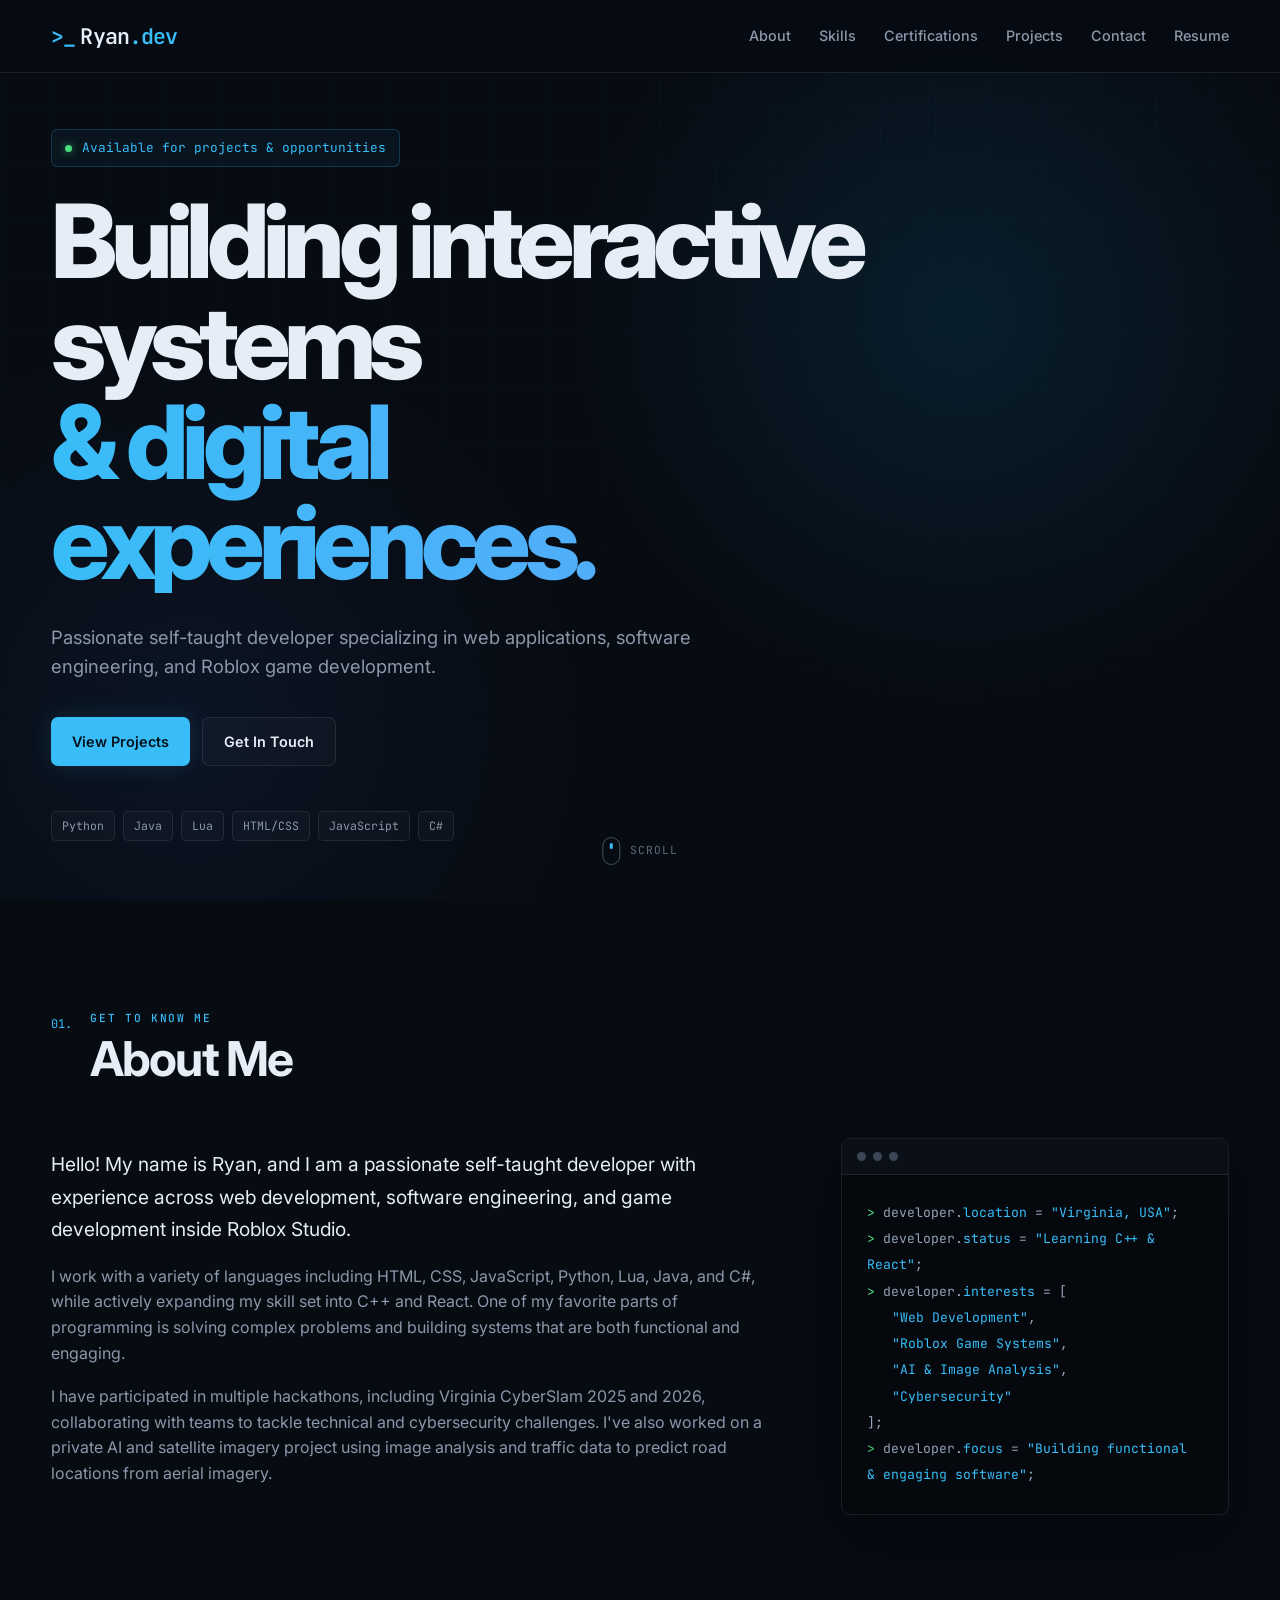
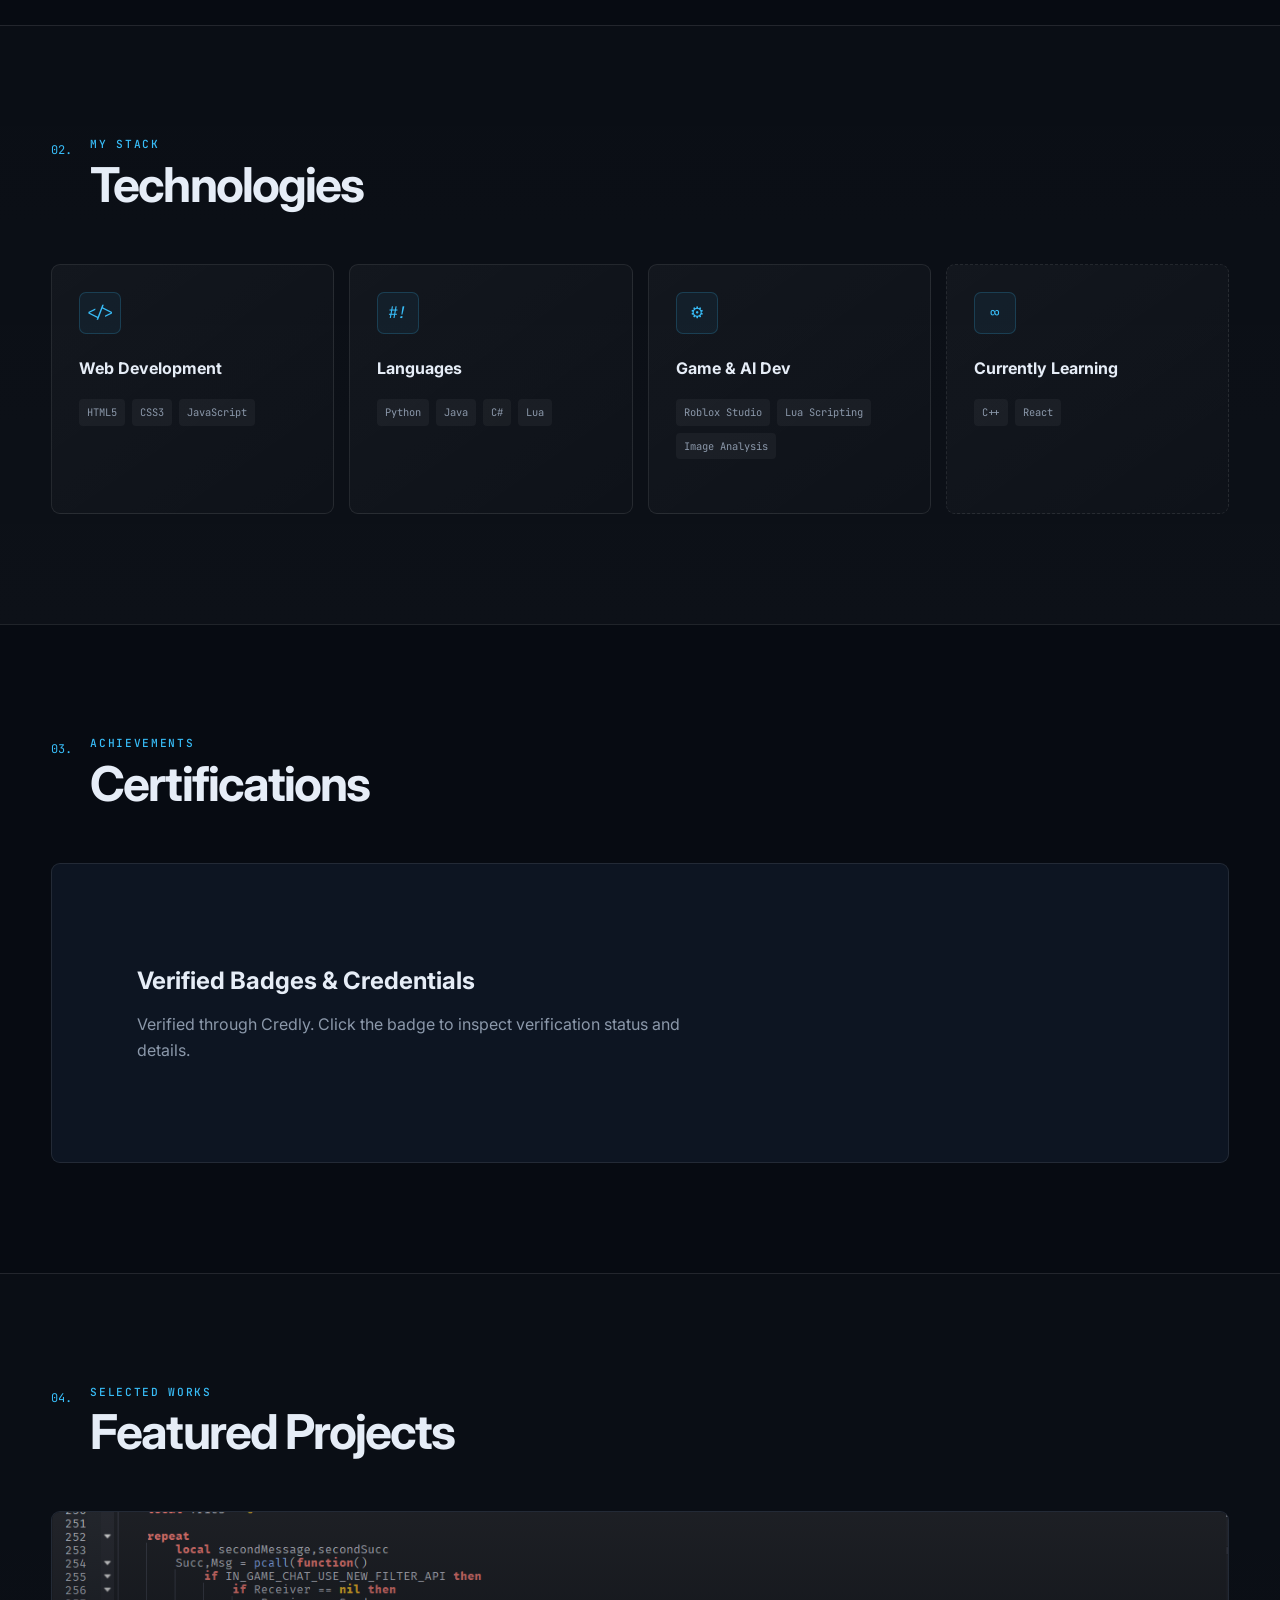
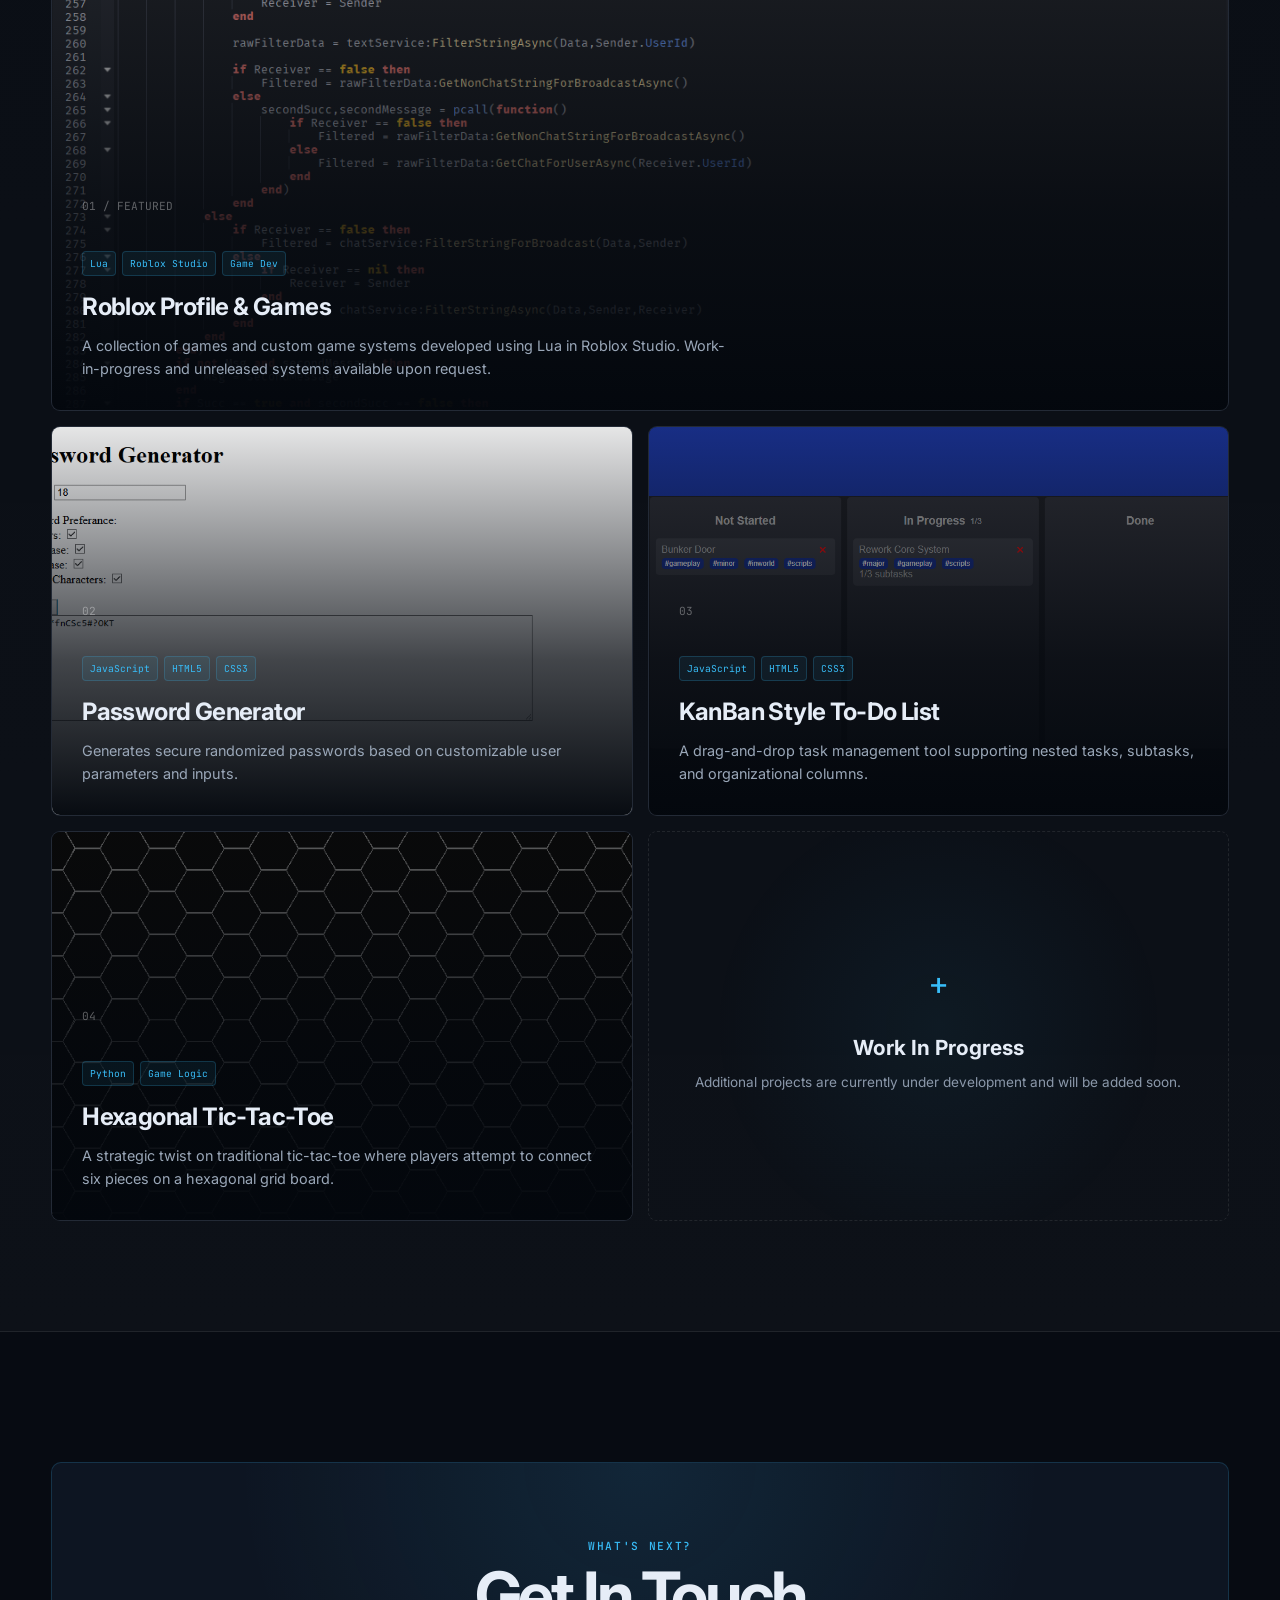
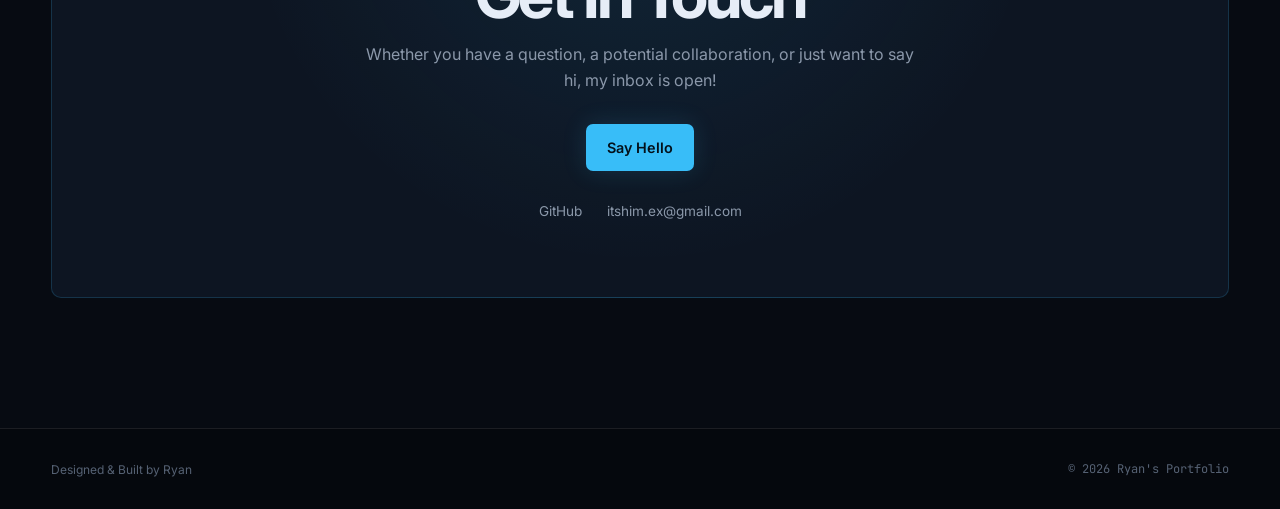
<file: index.html>
<!DOCTYPE html>
<html lang="en">

<head>
    <meta charset="UTF-8">
    <meta name="viewport" content="width=device-width, initial-scale=1.0">
    <title>Ryan's Portfolio</title>
    <link rel="stylesheet" href="assets/css/style.css">
</head>

<body>
    <!-- NAVIGATION BAR -->
    <header class="navbar">
        <div class="nav-container">
            <a href="#" class="logo">
                <span class="logo-symbol">&gt;_</span>Ryan<span class="accent">.dev</span>
            </a>
            <nav>
                <ul>
                    <li><a href="#about">About</a></li>
                    <li><a href="#skills">Skills</a></li>
                    <li><a href="#certifications">Certifications</a></li>
                    <li><a href="#portfolio">Projects</a></li>
                    <li><a href="#contacts">Contact</a></li>
                    <li><a href="./resume/index.html">Resume</a></li>
                </ul>
            </nav>
        </div>
    </header>

    <!-- HERO SECTION -->
    <section class="hero">
        <div class="hero-grid"></div>
        <div class="hero-content">
            <div class="terminal-label">
                <span class="terminal-dot"></span> Available for projects & opportunities
            </div>
            <h1>Building interactive systems <span>& digital experiences.</span></h1>
            <p class="hero-description">
                Passionate self-taught developer specializing in web applications, software engineering, and Roblox game development.
            </p>
            <div class="hero-buttons">
                <a href="#portfolio" class="button primary">View Projects</a>
                <a href="#contacts" class="button secondary">Get In Touch</a>
            </div>
            <div class="hero-tech">
                <span>Python</span>
                <span>Java</span>
                <span>Lua</span>
                <span>HTML/CSS</span>
                <span>JavaScript</span>
                <span>C#</span>
            </div>
        </div>
        <div class="scroll-indicator">
            <span></span> Scroll
        </div>
    </section>

    <main>
        <!-- ABOUT SECTION -->
        <section id="about" class="section">
            <div class="section-header">
                <span class="section-number">01.</span>
                <div>
                    <p class="section-label">GET TO KNOW ME</p>
                    <h2>About Me</h2>
                </div>
            </div>

            <div class="about-grid">
                <div class="about-main">
                    <p class="lead">
                        Hello! My name is Ryan, and I am a passionate self-taught developer with experience across web development, software engineering, and game development inside Roblox Studio.
                    </p>
                    <p>
                        I work with a variety of languages including HTML, CSS, JavaScript, Python, Lua, Java, and C#, while actively expanding my skill set into C++ and React. One of my favorite parts of programming is solving complex problems and building systems that are both functional and engaging.
                    </p>
                    <p>
                        I have participated in multiple hackathons, including Virginia CyberSlam 2025 and 2026, collaborating with teams to tackle technical and cybersecurity challenges. I've also worked on a private AI and satellite imagery project using image analysis and traffic data to predict road locations from aerial imagery.
                    </p>
                </div>

                <div class="about-terminal">
                    <div class="terminal-header">
                        <span></span>
                        <span></span>
                        <span></span>
                    </div>
                    <div class="terminal-body">
                        <div><span class="green">&gt;</span> developer.<span class="string">location</span> = <span class="string">"Virginia, USA"</span>;</div>
                        <div><span class="green">&gt;</span> developer.<span class="string">status</span> = <span class="string">"Learning C++ & React"</span>;</div>
                        <div><span class="green">&gt;</span> developer.<span class="string">interests</span> = [</div>
                        <div class="indent"><span class="string">"Web Development"</span>,</div>
                        <div class="indent"><span class="string">"Roblox Game Systems"</span>,</div>
                        <div class="indent"><span class="string">"AI & Image Analysis"</span>,</div>
                        <div class="indent"><span class="string">"Cybersecurity"</span></div>
                        <div>];</div>
                        <div><span class="green">&gt;</span> developer.<span class="string">focus</span> = <span class="string">"Building functional & engaging software"</span>;</div>
                    </div>
                </div>
            </div>
        </section>

        <!-- SKILLS / TECHNOLOGIES SECTION -->
        <section id="skills" class="section section-alt">
            <div class="section-header">
                <span class="section-number">02.</span>
                <div>
                    <p class="section-label">MY STACK</p>
                    <h2>Technologies</h2>
                </div>
            </div>

            <div class="skills-grid">
                <div class="skill-card">
                    <div class="skill-icon">&lt;/&gt;</div>
                    <h3>Web Development</h3>
                    <div class="skill-list">
                        <span>HTML5</span>
                        <span>CSS3</span>
                        <span>JavaScript</span>
                    </div>
                </div>

                <div class="skill-card">
                    <div class="skill-icon">#!</div>
                    <h3>Languages</h3>
                    <div class="skill-list">
                        <span>Python</span>
                        <span>Java</span>
                        <span>C#</span>
                        <span>Lua</span>
                    </div>
                </div>

                <div class="skill-card">
                    <div class="skill-icon">&#9881;</div>
                    <h3>Game & AI Dev</h3>
                    <div class="skill-list">
                        <span>Roblox Studio</span>
                        <span>Lua Scripting</span>
                        <span>Image Analysis</span>
                    </div>
                </div>

                <div class="skill-card learning-card">
                    <div class="skill-icon">&infin;</div>
                    <h3>Currently Learning</h3>
                    <div class="skill-list">
                        <span>C++</span>
                        <span>React</span>
                    </div>
                </div>
            </div>
        </section>

        <!-- CERTIFICATIONS SECTION -->
        <section id="certifications" class="section">
            <div class="section-header">
                <span class="section-number">03.</span>
                <div>
                    <p class="section-label">ACHIEVEMENTS</p>
                    <h2>Certifications</h2>
                </div>
            </div>

            <div class="certification-container">
                <div data-iframe-width="150" data-iframe-height="270"
                    data-share-badge-id="5fc6f3e3-802c-4afe-8d80-ba829c3019bc"
                    data-share-badge-host="https://www.credly.com">
                </div>
                <div class="certification-text">
                    <h3>Verified Badges & Credentials</h3>
                    <p>Verified through Credly. Click the badge to inspect verification status and details.</p>
                </div>
            </div>
        </section>

        <!-- PORTFOLIO / PROJECTS SECTION -->
        <section id="portfolio" class="section section-alt">
            <div class="section-header">
                <span class="section-number">04.</span>
                <div>
                    <p class="section-label">SELECTED WORKS</p>
                    <h2>Featured Projects</h2>
                </div>
            </div>

            <div class="project-grid">
                <!-- Roblox Profile Card (Featured Large Card) -->
                <a href="https://www.roblox.com/users/1444174909/profile#!#creations" target="_blank" class="project-card project-large">
                    <div class="project-image imgLua"></div>
                    <div class="project-overlay"></div>
                    <div class="project-content">
                        <div class="project-number">01 / FEATURED</div>
                        <div class="project-tags">
                            <span>Lua</span>
                            <span>Roblox Studio</span>
                            <span>Game Dev</span>
                        </div>
                        <h3>Roblox Profile & Games</h3>
                        <p>A collection of games and custom game systems developed using Lua in Roblox Studio. Work-in-progress and unreleased systems available upon request.</p>
                    </div>
                </a>

                <!-- Password Generator -->
                <a href="https://rycunn904.github.io/password_generator/" target="_blank" class="project-card">
                    <div class="project-image imgPsWrd"></div>
                    <div class="project-overlay"></div>
                    <div class="project-content">
                        <div class="project-number">02</div>
                        <div class="project-tags">
                            <span>JavaScript</span>
                            <span>HTML5</span>
                            <span>CSS3</span>
                        </div>
                        <h3>Password Generator</h3>
                        <p>Generates secure randomized passwords based on customizable user parameters and inputs.</p>
                    </div>
                </a>

                <!-- KanBan Board -->
                <a href="https://rycunn904.github.io/kanban/" target="_blank" class="project-card">
                    <div class="project-image imgKanban"></div>
                    <div class="project-overlay"></div>
                    <div class="project-content">
                        <div class="project-number">03</div>
                        <div class="project-tags">
                            <span>JavaScript</span>
                            <span>HTML5</span>
                            <span>CSS3</span>
                        </div>
                        <h3>KanBan Style To-Do List</h3>
                        <p>A drag-and-drop task management tool supporting nested tasks, subtasks, and organizational columns.</p>
                    </div>
                </a>

                <!-- Hexagonal Tic Tac Toe -->
                <a href="https://github.com/Rycunn904/hexagonal-tic-tac-toe" target="_blank" class="project-card">
                    <div class="project-image imgHTTT"></div>
                    <div class="project-overlay"></div>
                    <div class="project-content">
                        <div class="project-number">04</div>
                        <div class="project-tags">
                            <span>Python</span>
                            <span>Game Logic</span>
                        </div>
                        <h3>Hexagonal Tic-Tac-Toe</h3>
                        <p>A strategic twist on traditional tic-tac-toe where players attempt to connect six pieces on a hexagonal grid board.</p>
                    </div>
                </a>

                <!-- Work In Progress -->
                <div class="project-card wip">
                    <div class="wip-content">
                        <span class="wip-icon">&plus;</span>
                        <h3>Work In Progress</h3>
                        <p>Additional projects are currently under development and will be added soon.</p>
                    </div>
                </div>
            </div>
        </section>

        <!-- CONTACT SECTION -->
        <section id="contacts" class="section contact-section">
            <div class="contact-box">
                <p class="section-label">WHAT'S NEXT?</p>
                <h2>Get In Touch</h2>
                <p>
                    Whether you have a question, a potential collaboration, or just want to say hi, my inbox is open!
                </p>
                <a href="mailto:itshim.ex@gmail.com" class="button primary">Say Hello</a>
                <div class="contact-links">
                    <a href="https://github.com/Rycunn904" target="_blank">GitHub</a>
                    <a href="mailto:itshim.ex@gmail.com">itshim.ex@gmail.com</a>
                </div>
            </div>
        </section>
    </main>

    <!-- FOOTER -->
    <footer>
        <div class="footer-container">
            <div>Designed & Built by Ryan</div>
            <div class="footer-code">&copy; 2026 Ryan's Portfolio</div>
        </div>
    </footer>

    <script type="text/javascript" async src="//cdn.credly.com/assets/utilities/embed.js"></script>
</body>

</html>
</file>
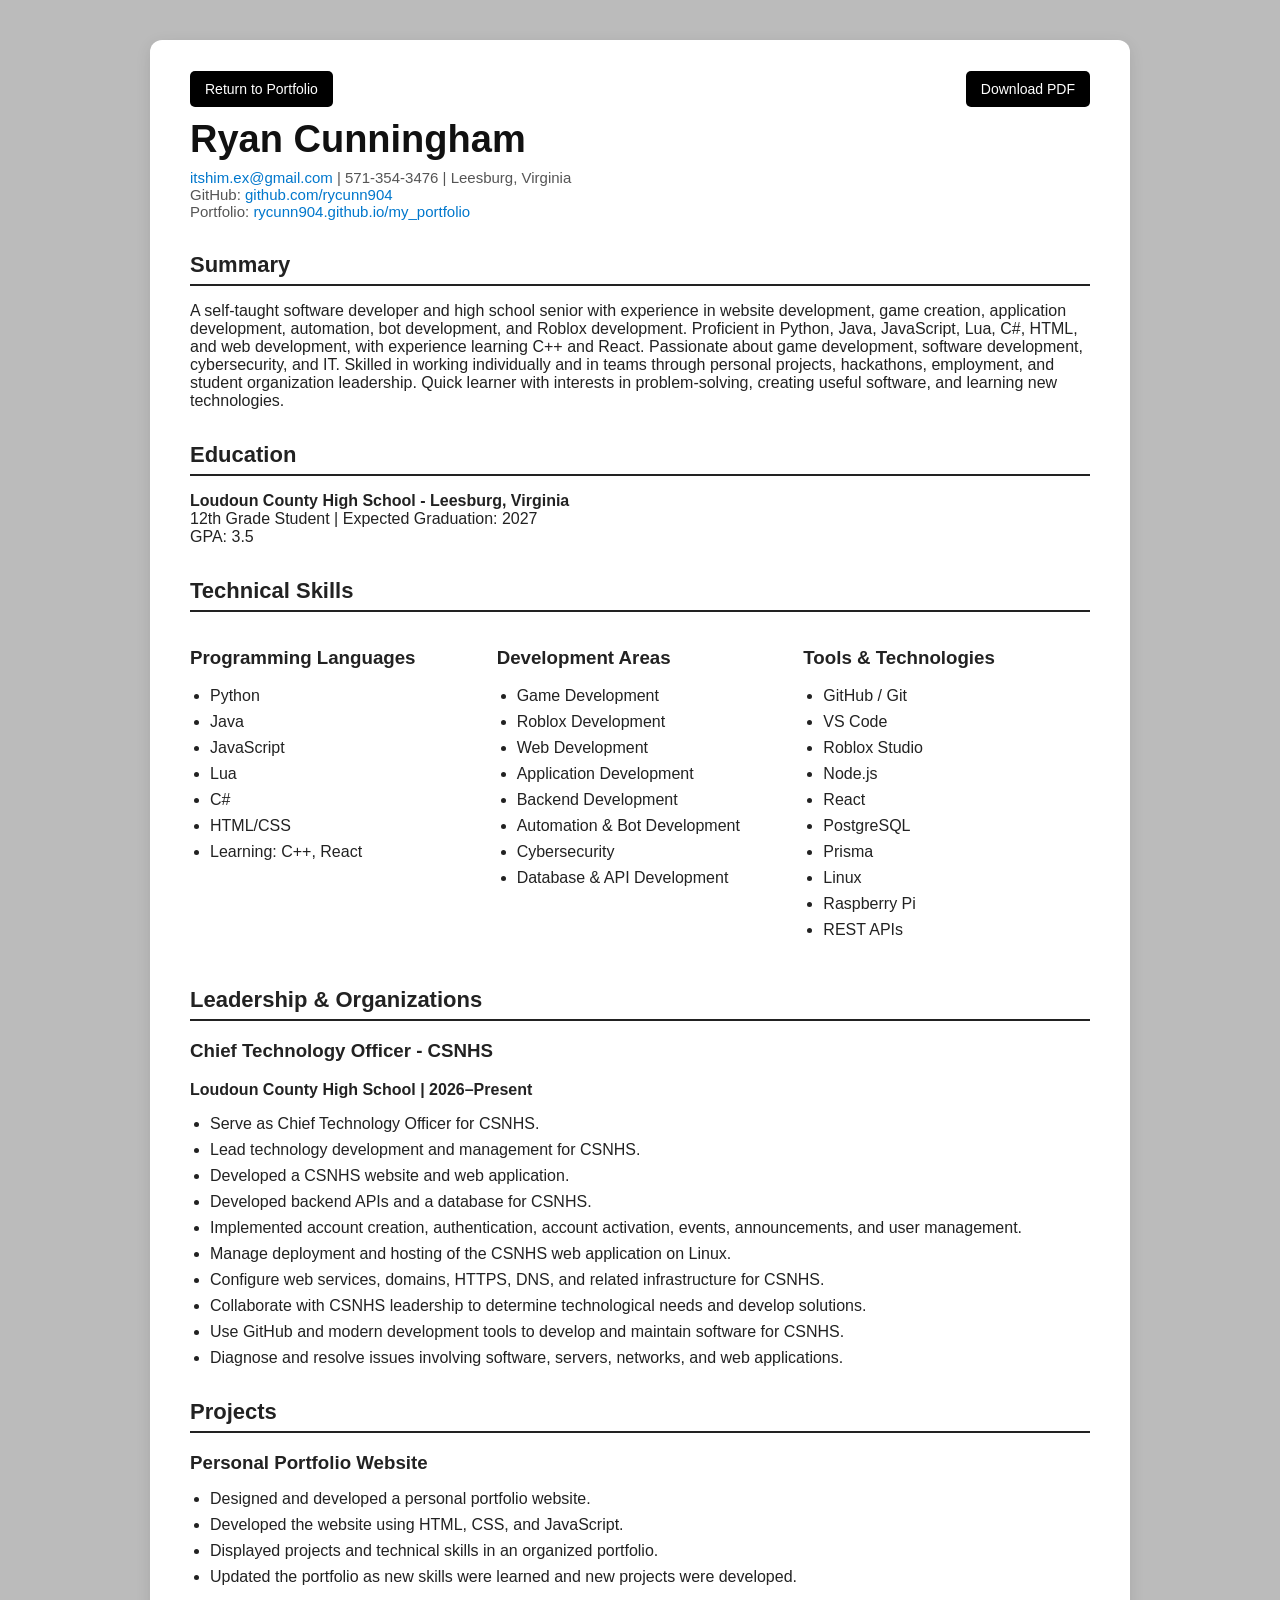
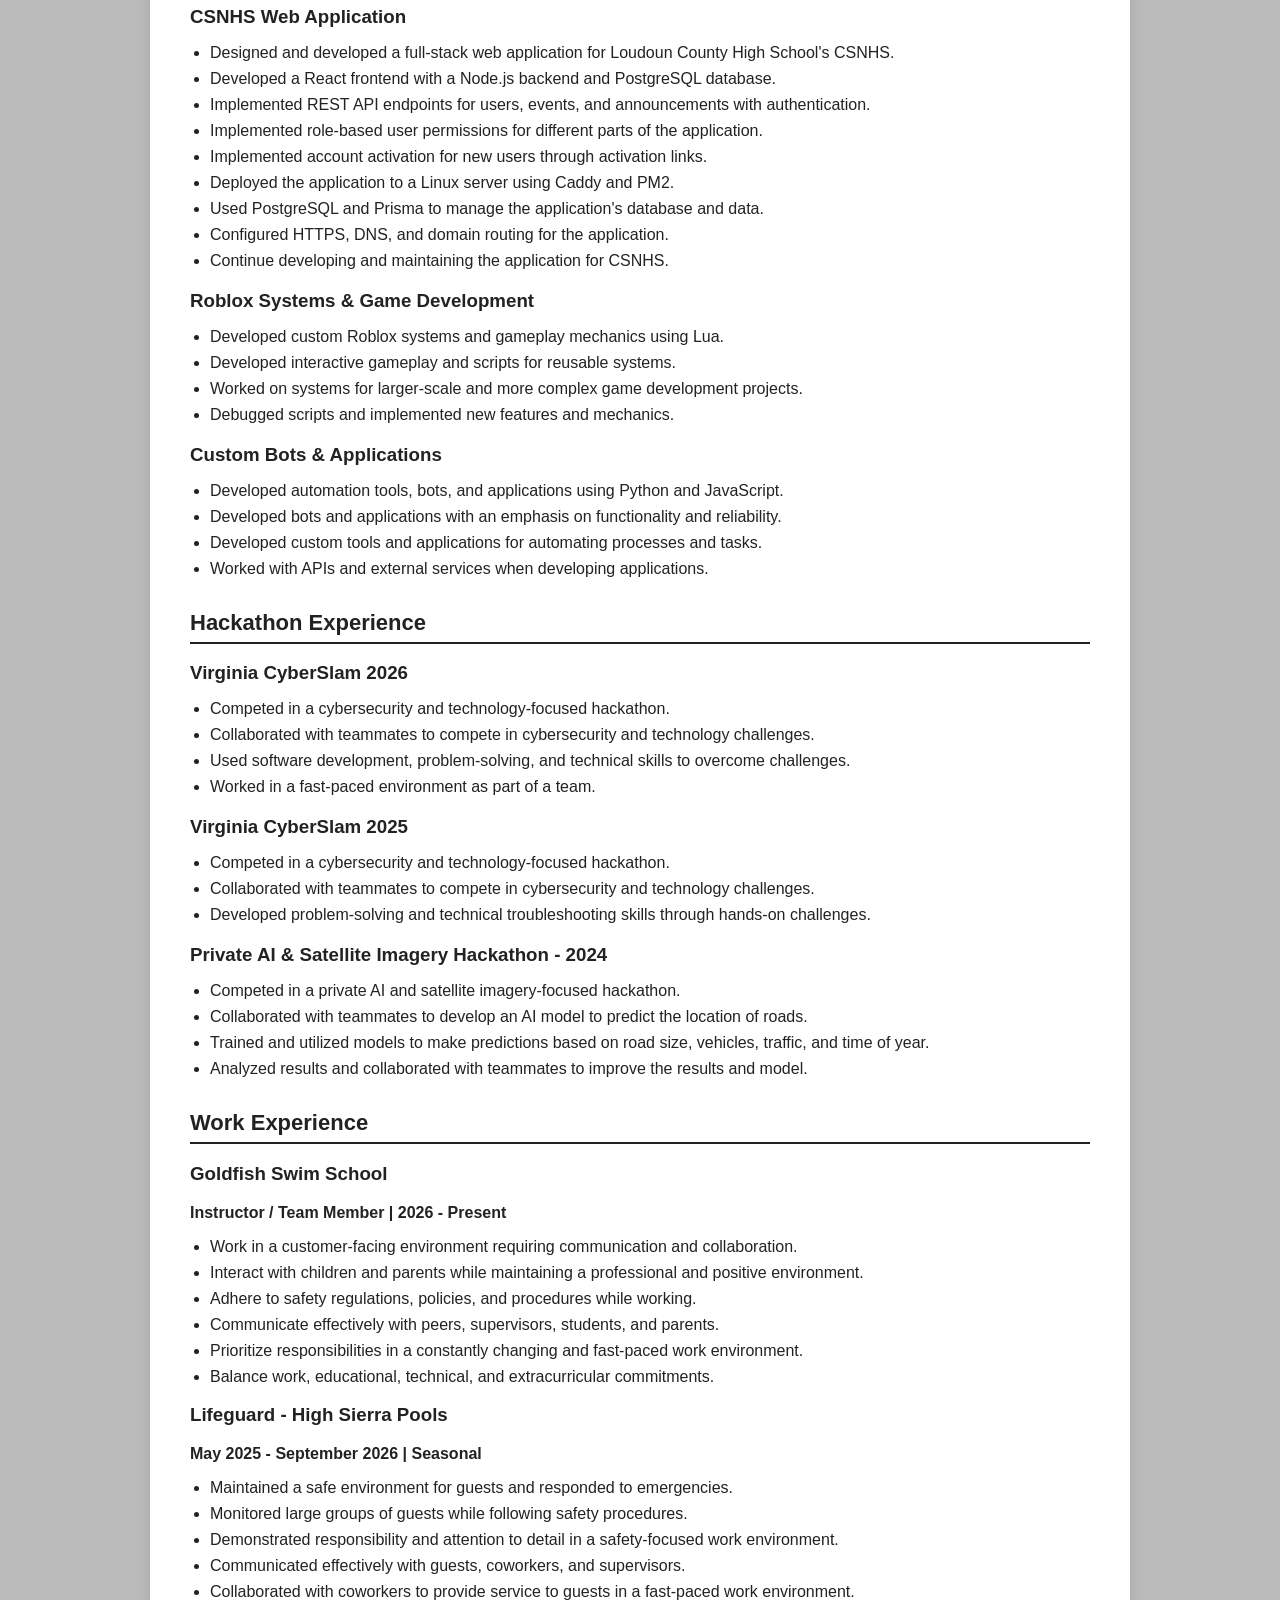
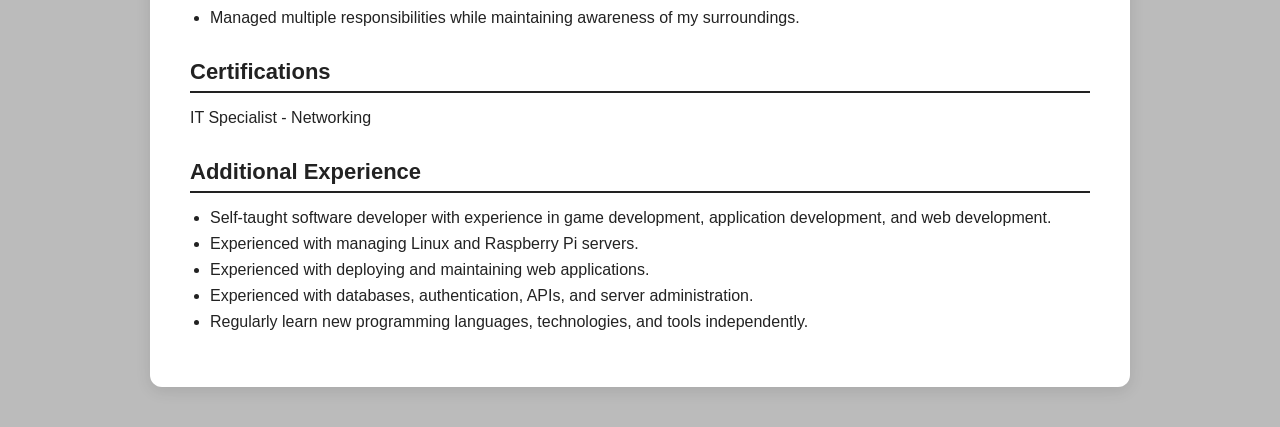
<file: resume/index.html>
<!DOCTYPE html>
<html lang="en">

<head>
    <meta charset="UTF-8">
    <meta name="viewport" content="width=device-width, initial-scale=1.0">
    <title>Ryan Cunningham - Resume</title>

    <link rel="stylesheet" href="../assets/css/resume.css">
</head>

<body>

    <div class="resume">

        <div id="return">
            <a href="../index.html">Return to Portfolio</a>
        </div>

        <div id="download">
            <a href="../assets/Ryan_Cunningham_Resume.pdf" download>Download PDF</a>
        </div>

        <h1>Ryan Cunningham</h1>

        <div class="contact">
            <a href="mailto:itshim.ex@gmail.com">itshim.ex@gmail.com</a> |
            571-354-3476 |
            Leesburg, Virginia
            <br>
            GitHub:
            <a href="https://github.com/rycunn904" target="_blank">
                github.com/rycunn904
            </a>
            <br>
            Portfolio:
            <a href="https://rycunn904.github.io/my_portfolio/" target="_blank">
                rycunn904.github.io/my_portfolio
            </a>
        </div>


        <!-- SUMMARY -->
        <div class="section">
            <h2>Summary</h2>

            <p>
                A self-taught software developer and high school senior with experience
                in website development, game creation, application development,
                automation, bot development, and Roblox development. Proficient in
                Python, Java, JavaScript, Lua, C#, HTML, and web development, with
                experience learning C++ and React. Passionate about game development,
                software development, cybersecurity, and IT. Skilled in working
                individually and in teams through personal projects, hackathons,
                employment, and student organization leadership. Quick learner with
                interests in problem-solving, creating useful software, and learning
                new technologies.
            </p>
        </div>


        <!-- EDUCATION -->
        <div class="section">
            <h2>Education</h2>

            <p>
                <strong>Loudoun County High School - Leesburg, Virginia</strong><br>
                12th Grade Student | Expected Graduation: 2027<br>
                GPA: 3.5
            </p>
        </div>


        <!-- TECHNICAL SKILLS -->
        <div class="section">
            <h2>Technical Skills</h2>

            <div class="skills-grid">

                <div>
                    <h3>Programming Languages</h3>

                    <ul>
                        <li>Python</li>
                        <li>Java</li>
                        <li>JavaScript</li>
                        <li>Lua</li>
                        <li>C#</li>
                        <li>HTML/CSS</li>
                        <li>Learning: C++, React</li>
                    </ul>
                </div>


                <div>
                    <h3>Development Areas</h3>

                    <ul>
                        <li>Game Development</li>
                        <li>Roblox Development</li>
                        <li>Web Development</li>
                        <li>Application Development</li>
                        <li>Backend Development</li>
                        <li>Automation &amp; Bot Development</li>
                        <li>Cybersecurity</li>
                        <li>Database &amp; API Development</li>
                    </ul>
                </div>


                <div>
                    <h3>Tools &amp; Technologies</h3>

                    <ul>
                        <li>GitHub / Git</li>
                        <li>VS Code</li>
                        <li>Roblox Studio</li>
                        <li>Node.js</li>
                        <li>React</li>
                        <li>PostgreSQL</li>
                        <li>Prisma</li>
                        <li>Linux</li>
                        <li>Raspberry Pi</li>
                        <li>REST APIs</li>
                    </ul>
                </div>

            </div>
        </div>


        <!-- LEADERSHIP -->
        <div class="section">
            <h2>Leadership &amp; Organizations</h2>

            <div class="experience">

                <h3>Chief Technology Officer - CSNHS</h3>

                <p>
                    <strong>
                        Loudoun County High School | 2026–Present
                    </strong>
                </p>

                <ul>
                    <li>Serve as Chief Technology Officer for CSNHS.</li>

                    <li>
                        Lead technology development and management for CSNHS.
                    </li>

                    <li>
                        Developed a CSNHS website and web application.
                    </li>

                    <li>
                        Developed backend APIs and a database for CSNHS.
                    </li>

                    <li>
                        Implemented account creation, authentication, account
                        activation, events, announcements, and user management.
                    </li>

                    <li>
                        Manage deployment and hosting of the CSNHS web application
                        on Linux.
                    </li>

                    <li>
                        Configure web services, domains, HTTPS, DNS, and related
                        infrastructure for CSNHS.
                    </li>

                    <li>
                        Collaborate with CSNHS leadership to determine technological
                        needs and develop solutions.
                    </li>

                    <li>
                        Use GitHub and modern development tools to develop and
                        maintain software for CSNHS.
                    </li>

                    <li>
                        Diagnose and resolve issues involving software, servers,
                        networks, and web applications.
                    </li>
                </ul>

            </div>
        </div>


        <!-- PROJECTS -->
        <div class="section">
            <h2>Projects</h2>


            <div class="project">

                <h3>Personal Portfolio Website</h3>

                <ul>
                    <li>
                        Designed and developed a personal portfolio website.
                    </li>

                    <li>
                        Developed the website using HTML, CSS, and JavaScript.
                    </li>

                    <li>
                        Displayed projects and technical skills in an organized
                        portfolio.
                    </li>

                    <li>
                        Updated the portfolio as new skills were learned and new
                        projects were developed.
                    </li>
                </ul>

            </div>


            <div class="project">

                <h3>CSNHS Web Application</h3>

                <ul>
                    <li>
                        Designed and developed a full-stack web application for
                        Loudoun County High School's CSNHS.
                    </li>

                    <li>
                        Developed a React frontend with a Node.js backend and
                        PostgreSQL database.
                    </li>

                    <li>
                        Implemented REST API endpoints for users, events, and
                        announcements with authentication.
                    </li>

                    <li>
                        Implemented role-based user permissions for different
                        parts of the application.
                    </li>

                    <li>
                        Implemented account activation for new users through
                        activation links.
                    </li>

                    <li>
                        Deployed the application to a Linux server using Caddy
                        and PM2.
                    </li>

                    <li>
                        Used PostgreSQL and Prisma to manage the application's
                        database and data.
                    </li>

                    <li>
                        Configured HTTPS, DNS, and domain routing for the
                        application.
                    </li>

                    <li>
                        Continue developing and maintaining the application
                        for CSNHS.
                    </li>
                </ul>

            </div>


            <div class="project">

                <h3>Roblox Systems &amp; Game Development</h3>

                <ul>
                    <li>
                        Developed custom Roblox systems and gameplay mechanics
                        using Lua.
                    </li>

                    <li>
                        Developed interactive gameplay and scripts for reusable
                        systems.
                    </li>

                    <li>
                        Worked on systems for larger-scale and more complex
                        game development projects.
                    </li>

                    <li>
                        Debugged scripts and implemented new features and
                        mechanics.
                    </li>
                </ul>

            </div>


            <div class="project">

                <h3>Custom Bots &amp; Applications</h3>

                <ul>
                    <li>
                        Developed automation tools, bots, and applications
                        using Python and JavaScript.
                    </li>

                    <li>
                        Developed bots and applications with an emphasis on
                        functionality and reliability.
                    </li>

                    <li>
                        Developed custom tools and applications for automating
                        processes and tasks.
                    </li>

                    <li>
                        Worked with APIs and external services when developing
                        applications.
                    </li>
                </ul>

            </div>

        </div>


        <!-- HACKATHONS -->
        <div class="section">
            <h2>Hackathon Experience</h2>


            <div class="project">

                <h3>Virginia CyberSlam 2026</h3>

                <ul>
                    <li>
                        Competed in a cybersecurity and technology-focused
                        hackathon.
                    </li>

                    <li>
                        Collaborated with teammates to compete in cybersecurity
                        and technology challenges.
                    </li>

                    <li>
                        Used software development, problem-solving, and
                        technical skills to overcome challenges.
                    </li>

                    <li>
                        Worked in a fast-paced environment as part of a team.
                    </li>
                </ul>

            </div>


            <div class="project">

                <h3>Virginia CyberSlam 2025</h3>

                <ul>
                    <li>
                        Competed in a cybersecurity and technology-focused
                        hackathon.
                    </li>

                    <li>
                        Collaborated with teammates to compete in cybersecurity
                        and technology challenges.
                    </li>

                    <li>
                        Developed problem-solving and technical troubleshooting
                        skills through hands-on challenges.
                    </li>
                </ul>

            </div>


            <div class="project">

                <h3>Private AI &amp; Satellite Imagery Hackathon - 2024</h3>

                <ul>
                    <li>
                        Competed in a private AI and satellite imagery-focused
                        hackathon.
                    </li>

                    <li>
                        Collaborated with teammates to develop an AI model to
                        predict the location of roads.
                    </li>

                    <li>
                        Trained and utilized models to make predictions based
                        on road size, vehicles, traffic, and time of year.
                    </li>

                    <li>
                        Analyzed results and collaborated with teammates to
                        improve the results and model.
                    </li>
                </ul>

            </div>

        </div>


        <!-- WORK EXPERIENCE -->
        <div class="section">
            <h2>Work Experience</h2>


            <div class="experience">

                <h3>Goldfish Swim School</h3>

                <p>
                    <strong>
                        Instructor / Team Member | 2026 - Present
                    </strong>
                </p>

                <ul>
                    <li>
                        Work in a customer-facing environment requiring
                        communication and collaboration.
                    </li>

                    <li>
                        Interact with children and parents while maintaining
                        a professional and positive environment.
                    </li>

                    <li>
                        Adhere to safety regulations, policies, and procedures
                        while working.
                    </li>

                    <li>
                        Communicate effectively with peers, supervisors,
                        students, and parents.
                    </li>

                    <li>
                        Prioritize responsibilities in a constantly changing
                        and fast-paced work environment.
                    </li>

                    <li>
                        Balance work, educational, technical, and extracurricular
                        commitments.
                    </li>
                </ul>

            </div>


            <div class="experience">

                <h3>Lifeguard - High Sierra Pools</h3>

                <p>
                    <strong>
                        May 2025 - September 2026 | Seasonal
                    </strong>
                </p>

                <ul>
                    <li>
                        Maintained a safe environment for guests and responded
                        to emergencies.
                    </li>

                    <li>
                        Monitored large groups of guests while following safety
                        procedures.
                    </li>

                    <li>
                        Demonstrated responsibility and attention to detail in
                        a safety-focused work environment.
                    </li>

                    <li>
                        Communicated effectively with guests, coworkers, and
                        supervisors.
                    </li>

                    <li>
                        Collaborated with coworkers to provide service to guests
                        in a fast-paced work environment.
                    </li>

                    <li>
                        Managed multiple responsibilities while maintaining
                        awareness of my surroundings.
                    </li>
                </ul>

            </div>

        </div>


        <!-- CERTIFICATIONS -->
        <div class="section">

            <h2>Certifications</h2>

            <p>
                IT Specialist - Networking
            </p>

        </div>


        <!-- ADDITIONAL EXPERIENCE -->
        <div class="section">

            <h2>Additional Experience</h2>

            <ul>
                <li>
                    Self-taught software developer with experience in game
                    development, application development, and web development.
                </li>

                <li>
                    Experienced with managing Linux and Raspberry Pi servers.
                </li>

                <li>
                    Experienced with deploying and maintaining web applications.
                </li>

                <li>
                    Experienced with databases, authentication, APIs, and
                    server administration.
                </li>

                <li>
                    Regularly learn new programming languages, technologies,
                    and tools independently.
                </li>
            </ul>

        </div>

    </div>

</body>

</html>
</file>
<file: assets/css/style.css>
@import url('https://fonts.googleapis.com/css2?family=Inter:wght@400;500;600;700;800&family=JetBrains+Mono:wght@400;500;600&display=swap');


/* =========================================================
   RESET
========================================================= */

* {
    box-sizing: border-box;
    margin: 0;
    padding: 0;
}

html {
    scroll-behavior: smooth;
}

body {
    background: #070b12;
    color: #e6edf7;
    font-family: "Inter", Arial, sans-serif;
    line-height: 1.6;
}

a {
    color: inherit;
    text-decoration: none;
}

img {
    max-width: 100%;
}


/* =========================================================
   VARIABLES
========================================================= */

:root {
    --background: #070b12;
    --background-light: #0b111b;
    --card: #0d1522;
    --card-hover: #111c2b;

    --border: rgba(255, 255, 255, 0.09);

    --text: #e6edf7;
    --muted: #8b98aa;

    --accent: #38bdf8;
    --accent-dark: #0284c7;

    --green: #4ade80;

    --max-width: 1200px;
}


/* =========================================================
   NAVIGATION
========================================================= */

.navbar {
    position: fixed;
    top: 0;
    left: 0;

    width: 100%;

    z-index: 1000;

    background: rgba(7, 11, 18, 0.78);

    border-bottom: 1px solid var(--border);

    backdrop-filter: blur(14px);
}

.nav-container {
    width: min(92%, var(--max-width));

    margin: auto;

    min-height: 72px;

    display: flex;
    align-items: center;
    justify-content: space-between;
}

.logo {
    font-family: "JetBrains Mono", monospace;

    font-size: 1.35rem;
    font-weight: 600;

    letter-spacing: -0.04em;
}

.logo-symbol {
    color: var(--accent);
    margin-right: 5px;
}

.accent {
    color: var(--accent);
}

nav ul {
    display: flex;
    align-items: center;
    gap: 28px;

    list-style: none;
}

nav a {
    color: var(--muted);

    font-size: 0.9rem;
    font-weight: 500;

    transition:
        color 0.2s ease,
        text-shadow 0.2s ease;
}

nav a:hover {
    color: var(--accent);

    text-shadow:
        0 0 12px rgba(56, 189, 248, 0.45);
}


/* =========================================================
   HERO
========================================================= */

.hero {
    position: relative;

    min-height: 100vh;

    display: flex;
    align-items: center;

    overflow: hidden;

    background:
        radial-gradient(
            circle at 75% 35%,
            rgba(14, 165, 233, 0.12),
            transparent 35%
        ),
        radial-gradient(
            circle at 15% 80%,
            rgba(59, 130, 246, 0.08),
            transparent 30%
        ),
        var(--background);
}

.hero-grid {
    position: absolute;
    inset: 0;

    background-image:
        linear-gradient(
            rgba(56, 189, 248, 0.035) 1px,
            transparent 1px
        ),
        linear-gradient(
            90deg,
            rgba(56, 189, 248, 0.035) 1px,
            transparent 1px
        );

    background-size: 55px 55px;

    mask-image:
        linear-gradient(
            to bottom,
            black 0%,
            transparent 85%
        );
}

.hero-content {
    position: relative;

    width: min(92%, var(--max-width));

    margin: auto;

    padding-top: 70px;
}

.terminal-label {
    display: inline-flex;
    align-items: center;
    gap: 10px;

    margin-bottom: 24px;

    padding: 8px 13px;

    border: 1px solid rgba(56, 189, 248, 0.2);

    border-radius: 6px;

    background: rgba(56, 189, 248, 0.05);

    color: var(--accent);

    font-family: "JetBrains Mono", monospace;
    font-size: 0.8rem;
}

.terminal-dot {
    width: 7px;
    height: 7px;

    border-radius: 50%;

    background: var(--green);

    box-shadow:
        0 0 10px rgba(74, 222, 128, 0.7);
}

.hero h1 {
    max-width: 850px;

    font-size: clamp(3.5rem, 8vw, 7rem);

    line-height: 0.98;

    letter-spacing: -0.065em;

    font-weight: 800;
}

.hero h1 span {
    display: block;

    color: transparent;

    background:
        linear-gradient(
            90deg,
            #38bdf8,
            #60a5fa
        );

    background-clip: text;
    -webkit-background-clip: text;
}

.hero-description {
    max-width: 650px;

    margin-top: 30px;

    color: var(--muted);

    font-size: 1.15rem;
}

.hero-buttons {
    display: flex;
    gap: 12px;

    margin-top: 35px;
}

.button {
    display: inline-flex;

    align-items: center;
    justify-content: center;

    padding: 12px 21px;

    border-radius: 7px;

    font-size: 0.9rem;
    font-weight: 600;

    transition:
        transform 0.2s ease,
        box-shadow 0.2s ease,
        background 0.2s ease;
}

.button:hover {
    transform: translateY(-2px);
}

.button.primary {
    background: var(--accent);
    color: #03111b;

    box-shadow:
        0 0 25px rgba(56, 189, 248, 0.15);
}

.button.primary:hover {
    box-shadow:
        0 0 35px rgba(56, 189, 248, 0.3);
}

.button.secondary {
    border: 1px solid var(--border);

    background: rgba(255, 255, 255, 0.025);

    color: var(--text);
}

.button.secondary:hover {
    border-color: rgba(56, 189, 248, 0.4);
}

.hero-tech {
    display: flex;
    flex-wrap: wrap;

    gap: 8px;

    margin-top: 45px;
}

.hero-tech span {
    padding: 5px 10px;

    border: 1px solid var(--border);

    border-radius: 5px;

    background: rgba(255, 255, 255, 0.025);

    color: var(--muted);

    font-family: "JetBrains Mono", monospace;
    font-size: 0.72rem;
}

.scroll-indicator {
    position: absolute;

    bottom: 35px;
    left: 50%;

    transform: translateX(-50%);

    display: flex;
    align-items: center;
    gap: 10px;

    color: #5f6b7c;

    font-family: "JetBrains Mono", monospace;
    font-size: 0.7rem;

    text-transform: uppercase;
    letter-spacing: 0.08em;
}

.scroll-indicator span {
    width: 18px;
    height: 28px;

    border: 1px solid #445064;

    border-radius: 20px;

    position: relative;
}

.scroll-indicator span::after {
    content: "";

    position: absolute;

    width: 3px;
    height: 6px;

    top: 5px;
    left: 50%;

    transform: translateX(-50%);

    border-radius: 5px;

    background: var(--accent);
}


/* =========================================================
   SECTIONS
========================================================= */

.section {
    width: min(92%, var(--max-width));

    margin: auto;

    padding: 110px 0;
}

.section-alt {
    width: 100%;

    padding-left: max(4%, calc((100% - var(--max-width)) / 2));
    padding-right: max(4%, calc((100% - var(--max-width)) / 2));

    background:
        linear-gradient(
            180deg,
            rgba(255, 255, 255, 0.012),
            rgba(255, 255, 255, 0.025)
        );

    border-top: 1px solid var(--border);
    border-bottom: 1px solid var(--border);
}

.section-header {
    display: flex;
    align-items: flex-start;

    gap: 18px;

    margin-bottom: 55px;
}

.section-number {
    padding-top: 5px;

    color: var(--accent);

    font-family: "JetBrains Mono", monospace;
    font-size: 0.75rem;
}

.section-label {
    margin-bottom: 7px;

    color: var(--accent);

    font-family: "JetBrains Mono", monospace;
    font-size: 0.7rem;
    font-weight: 500;

    letter-spacing: 0.15em;
}

.section h2 {
    font-size: clamp(2rem, 4vw, 3rem);

    line-height: 1;

    letter-spacing: -0.04em;
}


/* =========================================================
   ABOUT
========================================================= */

.about-grid {
    display: grid;

    grid-template-columns:
        minmax(0, 1.3fr)
        minmax(350px, 0.7fr);

    gap: 70px;

    align-items: center;
}

.about-main p {
    color: var(--muted);

    margin-bottom: 18px;
}

.about-main .lead {
    color: var(--text);

    font-size: 1.2rem;
    line-height: 1.7;
}

.about-terminal {
    overflow: hidden;

    border: 1px solid var(--border);

    border-radius: 9px;

    background: #05080d;

    box-shadow:
        0 20px 60px rgba(0, 0, 0, 0.3);
}

.terminal-header {
    display: flex;
    gap: 7px;

    padding: 13px 15px;

    border-bottom: 1px solid var(--border);

    background: #0b1018;
}

.terminal-header span {
    width: 9px;
    height: 9px;

    border-radius: 50%;

    background: #3a4655;
}

.terminal-body {
    padding: 25px;

    color: #94a3b8;

    font-family: "JetBrains Mono", monospace;
    font-size: 0.82rem;

    line-height: 2;
}

.terminal-body .green {
    color: #4ade80;
}

.terminal-body .string {
    color: #38bdf8;
}

.indent {
    padding-left: 25px;
}


/* =========================================================
   SKILLS
========================================================= */

.skills-grid {
    display: grid;

    grid-template-columns:
        repeat(4, 1fr);

    gap: 15px;
}

.skill-card {
    min-height: 250px;

    padding: 27px;

    border: 1px solid var(--border);

    border-radius: 9px;

    background:
        linear-gradient(
            145deg,
            rgba(255, 255, 255, 0.035),
            rgba(255, 255, 255, 0.01)
        );

    transition:
        transform 0.25s ease,
        border-color 0.25s ease,
        background 0.25s ease;
}

.skill-card:hover {
    transform: translateY(-5px);

    border-color: rgba(56, 189, 248, 0.35);

    background: var(--card-hover);
}

.skill-icon {
    width: 42px;
    height: 42px;

    display: flex;
    align-items: center;
    justify-content: center;

    margin-bottom: 22px;

    border: 1px solid rgba(56, 189, 248, 0.2);

    border-radius: 7px;

    color: var(--accent);

    background: rgba(56, 189, 248, 0.06);

    font-family: "JetBrains Mono", monospace;
}

.skill-card h3 {
    margin-bottom: 18px;

    font-size: 1rem;
}

.skill-list {
    display: flex;
    flex-wrap: wrap;

    gap: 7px;
}

.skill-list span {
    padding: 5px 8px;

    border-radius: 4px;

    background: rgba(255, 255, 255, 0.045);

    color: var(--muted);

    font-family: "JetBrains Mono", monospace;
    font-size: 0.65rem;
}

.learning-card {
    border-style: dashed;
}


/* =========================================================
   CERTIFICATIONS
========================================================= */

.certification-container {
    display: flex;
    align-items: center;

    gap: 50px;

    min-height: 300px;

    padding: 35px;

    border: 1px solid var(--border);

    border-radius: 9px;

    background: var(--card);
}

.certification-text {
    max-width: 550px;
}

.certification-text h3 {
    margin-bottom: 12px;

    font-size: 1.5rem;
}

.certification-text > p:last-child {
    color: var(--muted);
}


/* =========================================================
   PROJECTS
========================================================= */

.project-grid {
    display: grid;

    grid-template-columns:
        repeat(2, minmax(0, 1fr));

    gap: 15px;
}

.project-card {
    position: relative;

    min-height: 390px;

    overflow: hidden;

    display: flex;
    align-items: flex-end;

    border: 1px solid var(--border);

    border-radius: 9px;

    background: var(--card);

    transition:
        transform 0.3s ease,
        border-color 0.3s ease;
}

.project-card:hover {
    transform: translateY(-7px);

    border-color: rgba(56, 189, 248, 0.45);
}

.project-large {
    grid-column: span 2;
    min-height: 500px;
}

.project-image {
    position: absolute;
    inset: 0;

    background-position: center;
    background-size: cover;

    transition: transform 0.5s ease;
}

.project-card:hover .project-image {
    transform: scale(1.05);
}

.imgLua {
    background-image: url("../images/lua.png");
}

.imgPsWrd {
    background-image: url("../images/pswrd.png");
}

.imgKanban {
    background-image: url("../images/kanban.png");
}

.imgHTTT {
    background-image: url("../images/httt.png");
}

.project-overlay {
    position: absolute;
    inset: 0;

    background:
        linear-gradient(
            to top,
            rgba(3, 7, 13, 0.98) 0%,
            rgba(3, 7, 13, 0.75) 40%,
            rgba(3, 7, 13, 0.1) 100%
        );
}

.project-content {
    position: relative;

    z-index: 2;

    width: 100%;

    padding: 30px;
}

.project-number {
    margin-bottom: 35px;

    color: rgba(255, 255, 255, 0.35);

    font-family: "JetBrains Mono", monospace;
    font-size: 0.7rem;
}

.project-tags {
    display: flex;
    flex-wrap: wrap;

    gap: 6px;

    margin-bottom: 12px;
}

.project-tags span {
    padding: 4px 7px;

    border: 1px solid rgba(56, 189, 248, 0.2);

    border-radius: 4px;

    background: rgba(56, 189, 248, 0.07);

    color: var(--accent);

    font-family: "JetBrains Mono", monospace;
    font-size: 0.6rem;
}

.project-content h3 {
    margin-bottom: 8px;

    font-size: 1.5rem;

    letter-spacing: -0.025em;
}

.project-content p {
    max-width: 650px;

    color: #9aa7b8;

    font-size: 0.9rem;
}

.wip {
    align-items: center;
    justify-content: center;

    border-style: dashed;

    background:
        radial-gradient(
            circle,
            rgba(56, 189, 248, 0.06),
            transparent 65%
        );
}

.wip-content {
    padding: 40px;

    text-align: center;
}

.wip-icon {
    display: block;

    margin-bottom: 20px;

    color: var(--accent);

    font-family: "JetBrains Mono", monospace;
    font-size: 2rem;
}

.wip-content h3 {
    margin-bottom: 8px;

    font-size: 1.3rem;
}

.wip-content > p:last-child {
    color: var(--muted);

    font-size: 0.85rem;
}


/* =========================================================
   CONTACT
========================================================= */

.contact-section {
    padding-top: 130px;
    padding-bottom: 130px;
}

.contact-box {
    position: relative;

    overflow: hidden;

    padding: 75px 50px;

    border: 1px solid rgba(56, 189, 248, 0.18);

    border-radius: 10px;

    text-align: center;

    background:
        radial-gradient(
            circle at 50% 0%,
            rgba(56, 189, 248, 0.1),
            transparent 55%
        ),
        var(--card);
}

.contact-box h2 {
    margin-bottom: 15px;

    font-size: clamp(2.5rem, 5vw, 4rem);

    letter-spacing: -0.05em;
}

.contact-box > p:not(.section-label) {
    max-width: 550px;

    margin: 0 auto 30px;

    color: var(--muted);
}

.contact-links {
    display: flex;
    justify-content: center;

    gap: 25px;

    margin-top: 30px;
}

.contact-links a {
    color: var(--muted);

    font-size: 0.85rem;
}

.contact-links a:hover {
    color: var(--accent);
}


/* =========================================================
   FOOTER
========================================================= */

footer {
    border-top: 1px solid var(--border);

    background: #05080d;
}

.footer-container {
    width: min(92%, var(--max-width));

    min-height: 80px;

    margin: auto;

    display: flex;
    align-items: center;
    justify-content: space-between;

    color: #566274;

    font-size: 0.75rem;
}

.footer-code {
    font-family: "JetBrains Mono", monospace;
}


/* =========================================================
   RESPONSIVE
========================================================= */

@media (max-width: 1000px) {

    nav ul {
        gap: 16px;
    }

    .skills-grid {
        grid-template-columns:
            repeat(2, 1fr);
    }

    .about-grid {
        grid-template-columns: 1fr;
    }

}


@media (max-width: 750px) {

    .nav-container {
        min-height: 65px;
    }

    nav ul {
        gap: 10px;
    }

    nav ul li:nth-child(1),
    nav ul li:nth-child(2),
    nav ul li:nth-child(5) {
        display: none;
    }

    .hero h1 {
        font-size: clamp(3rem, 15vw, 5rem);
    }

    .hero-description {
        font-size: 1rem;
    }

    .scroll-indicator {
        display: none;
    }

    .section {
        padding: 80px 0;
    }

    .section-alt {
        padding-left: 4%;
        padding-right: 4%;
    }

    .skills-grid {
        grid-template-columns: 1fr;
    }

    .project-grid {
        grid-template-columns: 1fr;
    }

    .project-large {
        grid-column: span 1;

        min-height: 420px;
    }

    .project-card {
        min-height: 380px;
    }

    .certification-container {
        flex-direction: column;

        align-items: flex-start;
    }

    .contact-box {
        padding: 55px 25px;
    }

}


@media (max-width: 500px) {

    .logo {
        font-size: 1.1rem;
    }

    nav ul li:nth-child(4) {
        display: none;
    }

    .hero-content {
        padding-top: 80px;
    }

    .hero-buttons {
        flex-direction: column;

        align-items: flex-start;
    }

    .button {
        width: 100%;
    }

    .hero-tech {
        gap: 5px;
    }

    .section-header {
        margin-bottom: 35px;
    }

    .about-terminal {
        font-size: 0.75rem;
    }

    .terminal-body {
        padding: 18px;

        font-size: 0.7rem;
    }

    .project-content {
        padding: 22px;
    }

    .project-content h3 {
        font-size: 1.25rem;
    }

    .footer-container {
        flex-direction: column;

        justify-content: center;

        gap: 5px;
    }

}

/* =========================================================
   SVG / IMAGE SIZING
========================================================= */

.SVG {
    display: inline-block;

    width: 50px !important;
    height: 50px !important;

    max-width: 50px !important;
    max-height: 50px !important;

    object-fit: contain;

    vertical-align: middle;
}

/* Prevent embedded certification content from
   accidentally stretching SVGs/images */
#certifications img,
#certifications svg {
    max-width: 100%;
    height: auto;
}

/* Keep project imagery contained */
.project-image {
    width: 100%;
    height: 100%;
}
</file>
<file: assets/css/resume.css>
body {
    font-family: Arial, sans-serif;
    background-color: #bbbbbb;
    margin: 0;
    padding: 40px;
    color: #222;
}

.resume {
    max-width: 900px;
    margin: auto;
    background: white;
    padding: 40px;
    border-radius: 12px;
    box-shadow: 0 4px 15px rgba(0, 0, 0, 0.1);
}

h1 {
    margin: 0;
    font-size: 38px;
    color: #111;
}

.contact {
    margin-top: 8px;
    color: #555;
    font-size: 15px;
}

.section {
    margin-top: 32px;
}

.section h2 {
    border-bottom: 2px solid #222;
    padding-bottom: 6px;
    margin-bottom: 16px;
    font-size: 22px;
}

ul {
    padding-left: 20px;
}

li {
    margin-bottom: 8px;
}

.skills-grid {
    display: grid;
    grid-template-columns: repeat(auto-fit, minmax(250px, 1fr));
    gap: 20px;
}

.project {
    margin-bottom: 20px;
}

.project h3 {
    margin-bottom: 5px;
}

.resume a {
    color: #0077cc;
    text-decoration: none;
}

.resume a:hover {
    text-decoration: underline;
}

#return {
    /* top left of resume div*/
    display: inline-block;
    margin-bottom: 20px;
}

#return a {
    background-color: #000;
    padding: 10px 15px;
    border-radius: 5px;
    color: #fff;
    text-decoration: none;
    font-size: 14px;
    transition: all 0.3s ease;
}

#return a:hover {
    background-color: #fff;
    color: #000;
    transition: all 0.3s ease;
}

#download {
    /* top right of resume div*/
    float: right;
}

#download a {
    background-color: #000;
    padding: 10px 15px;
    border-radius: 5px;
    color: #fff;
    text-decoration: none;
    font-size: 14px;
    transition: all 0.3s ease;
}

#download a:hover {
    background-color: #fff;
    color: #000;
    transition: all 0.3s ease;
}
</file>
